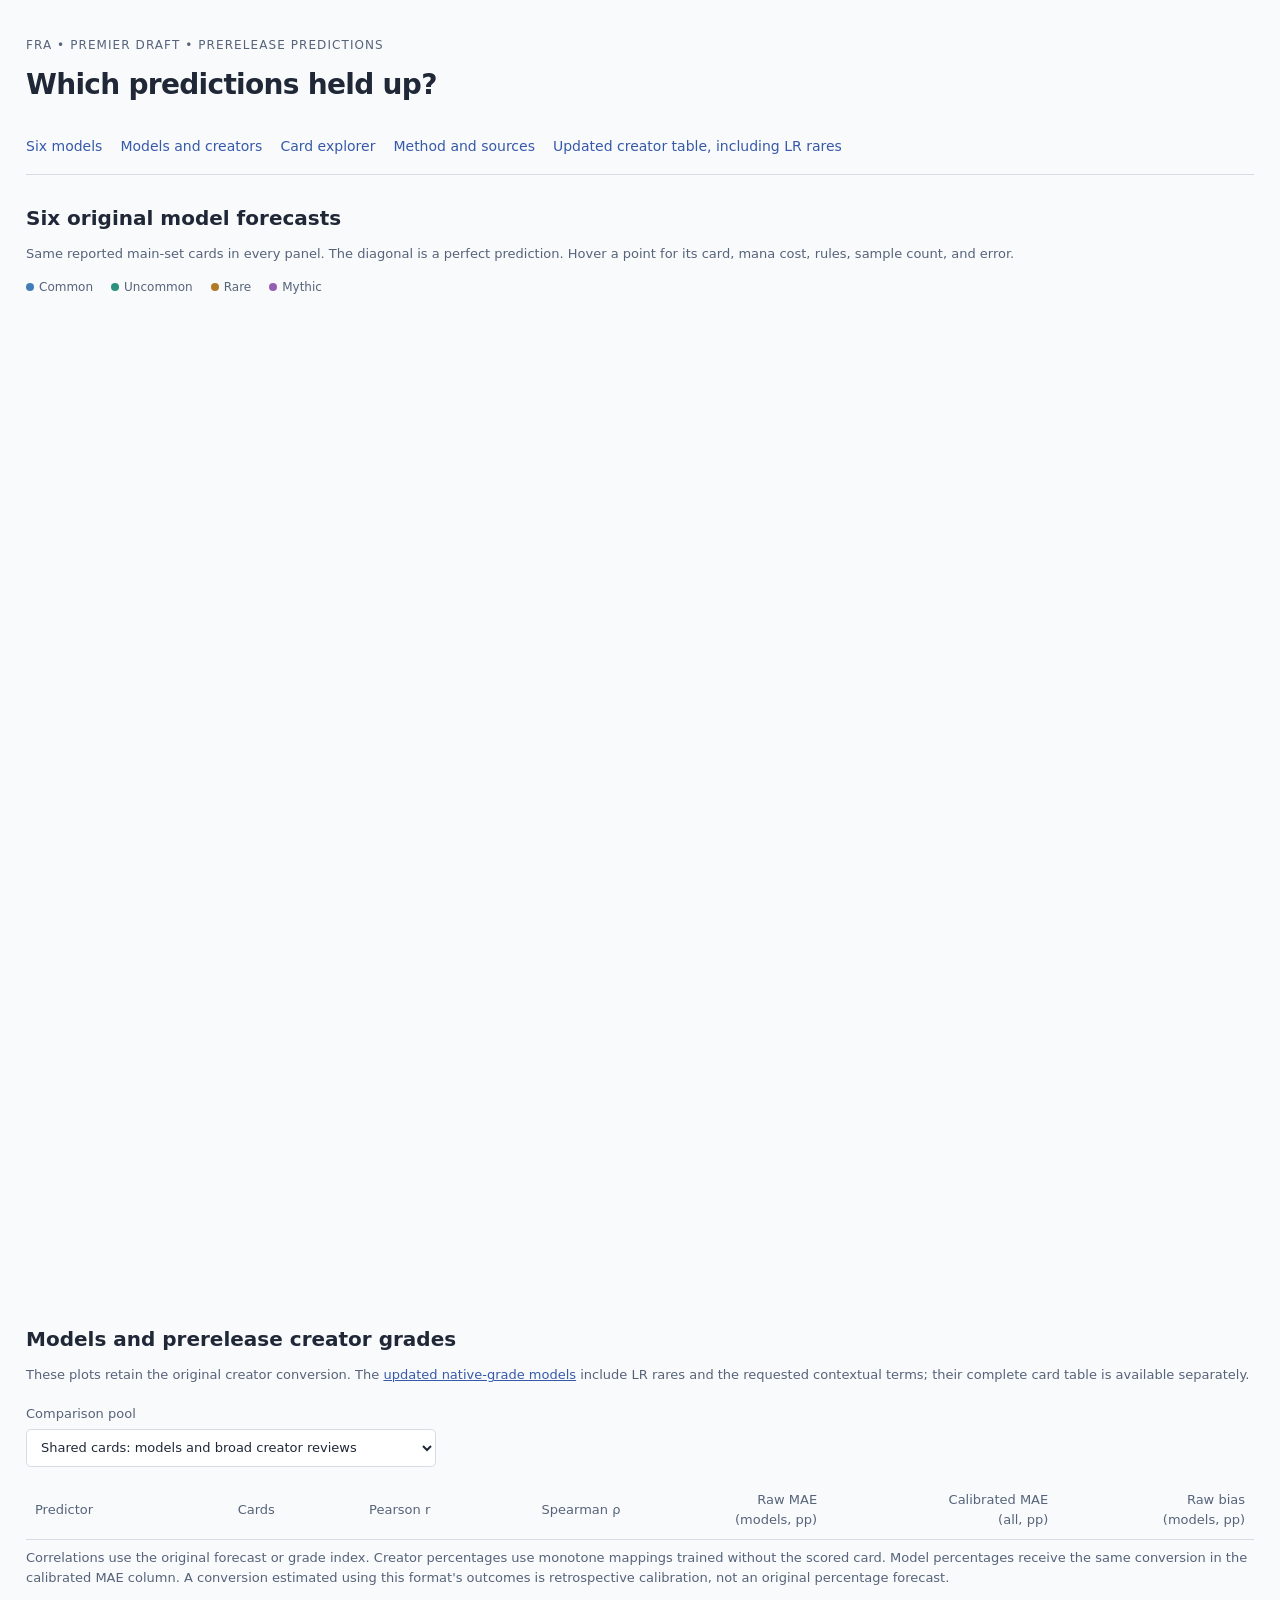
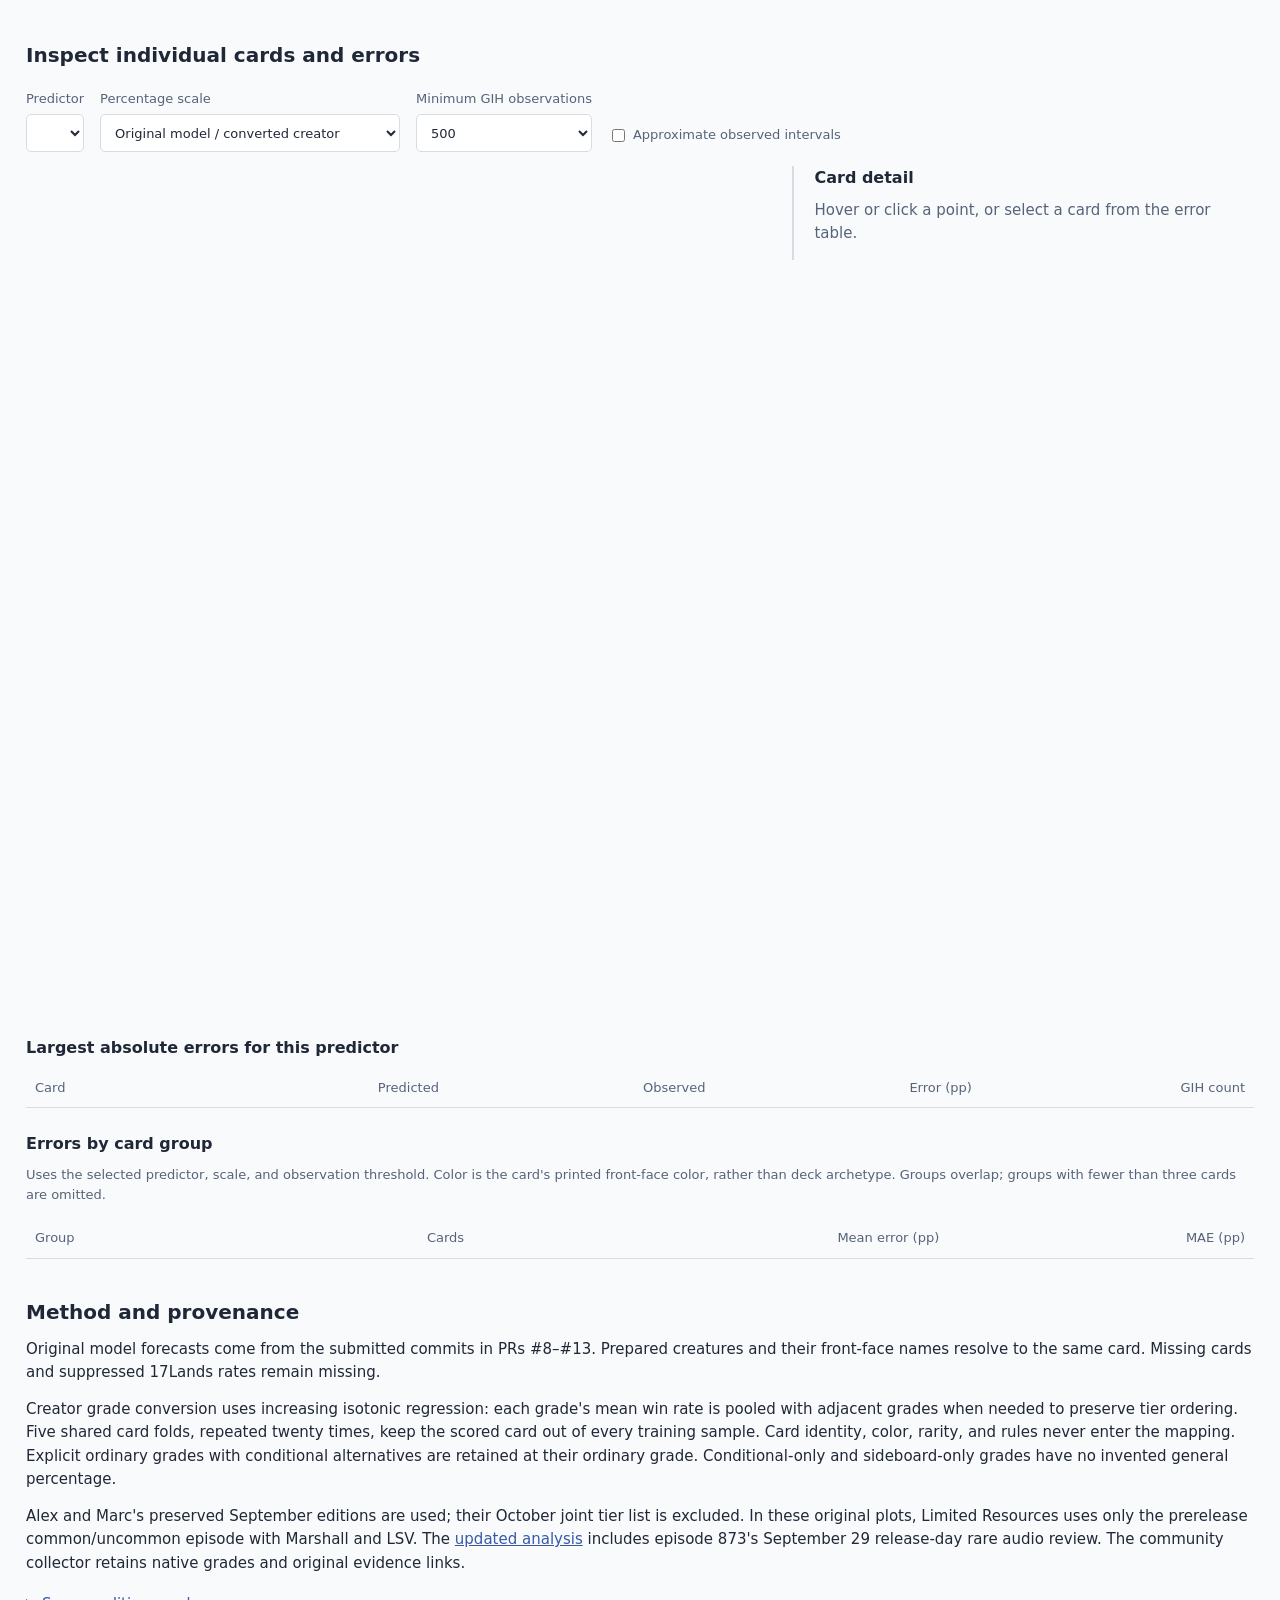
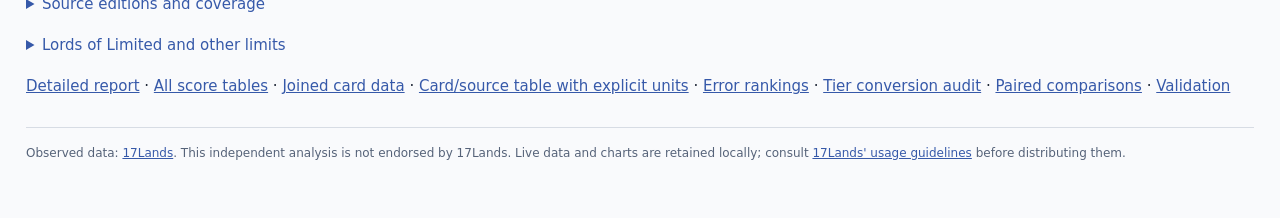
<file: evaluations/fra-week-one-2026-10-07/dashboard_template.html>
<!doctype html>
<html lang="en">
<head>
<meta charset="utf-8">
<meta name="viewport" content="width=device-width, initial-scale=1">
<title>Reality Fracture prediction evaluation</title>
<style>
  :root { color-scheme: light dark; --bg:#f9fafc; --ink:#202837; --muted:#566379; --line:#d7dce4; --surface:#fff; --accent:#3659a9; --common:#427dba; --uncommon:#2d927d; --rare:#b27927; --mythic:#9660b2; }
  @media(prefers-color-scheme:dark) { :root { --bg:#171c25; --ink:#e3e8f1; --muted:#a6b2c6; --line:#414958; --surface:#222936; --accent:#9cb9ff; --common:#80b9ed; --uncommon:#70c8ab; --rare:#e9b56c; --mythic:#c69bea; } }
  * { box-sizing:border-box; } body { margin:0; background:var(--bg); color:var(--ink); font:15px/1.55 system-ui,-apple-system,BlinkMacSystemFont,"Segoe UI",sans-serif; }
  main { max-width:1280px; margin:0 auto; padding:36px 26px 56px; } h1 { font-size:28px; font-weight:600; letter-spacing:-.025em; margin:0 0 8px; } h2 { font-size:20px; font-weight:600; margin:28px 0 10px; } h3 { font-size:16px; font-weight:600; margin:0 0 8px; }
  p { margin:8px 0 14px; } a { color:var(--accent); } .muted { color:var(--muted); } .eyebrow { color:var(--muted); font-size:12px; letter-spacing:.09em; text-transform:uppercase; margin-bottom:8px; }
  nav { display:flex; gap:18px; flex-wrap:wrap; padding:16px 0; border-bottom:1px solid var(--line); margin-bottom:22px; } nav a { font-size:14px; text-decoration:none; }
  .controls { display:flex; gap:16px; align-items:end; flex-wrap:wrap; margin:18px 0 12px; } label { display:flex; flex-direction:column; gap:5px; color:var(--muted); font-size:13px; }
  select,input { font:inherit; color:var(--ink); background:var(--surface); border:1px solid var(--line); border-radius:5px; padding:8px 10px; min-height:38px; } select { max-width:100%; } .check { flex-direction:row; align-items:center; padding-bottom:7px; } .check input { min-height:0; }
  .plot { width:100%; min-width:0; } #model-grid { height:990px; } #scatter { height:540px; } #calibration { height:330px; }
  .detail-grid { display:grid; grid-template-columns:minmax(0,1.6fr) minmax(260px,1fr); gap:28px; align-items:start; } .detail { border-left:2px solid var(--line); padding-left:20px; } .rule { white-space:pre-wrap; font-size:14px; margin:12px 0; }
  .detail table { font-size:12px; } table { border-collapse:collapse; width:100%; font-size:13px; font-variant-numeric:tabular-nums; } th,td { text-align:right; padding:9px 9px; border-bottom:1px solid var(--line); } th:first-child,td:first-child { text-align:left; } th { color:var(--muted); font-weight:500; } tr[data-card] { cursor:pointer; } tr[data-card]:hover { background:var(--surface); } .table-wrap { overflow-x:auto; } .group { font-weight:500; color:var(--muted); } .notice { font-size:13px; color:var(--muted); }
  .legend { display:flex; flex-wrap:wrap; gap:18px; font-size:12px; color:var(--muted); } .legend i { display:inline-block; width:8px; height:8px; border-radius:50%; margin-right:5px; } .section { padding-top:10px; }
  details { margin:18px 0; } summary { color:var(--accent); cursor:pointer; } footer { border-top:1px solid var(--line); margin-top:28px; padding-top:16px; color:var(--muted); font-size:12px; }
  @media(max-width:740px) { main { padding:24px 14px; } .detail-grid { grid-template-columns:1fr; } .detail { border-left:0; padding-left:0; border-top:1px solid var(--line); padding-top:18px; } #model-grid { height:1700px; } #scatter { height:450px; } h1 { font-size:24px; } select { width:100%; } .controls label { max-width:100%; } }
</style>
<script>__PLOTLY_LIBRARY__</script>
</head>
<body>
<main>
  <div class="eyebrow">FRA • Premier Draft • prerelease predictions</div>
  <h1>Which predictions held up?</h1>
  <p class="muted" id="snapshot-line"></p>
  <nav aria-label="Analysis sections"><a href="#models">Six models</a><a href="#leaderboard">Models and creators</a><a href="#explore">Card explorer</a><a href="#method">Method and sources</a><a href="native-creators/creator_table.html">Updated creator table, including LR rares</a></nav>
  <section id="models">
    <h2>Six original model forecasts</h2>
    <p class="notice">Same reported main-set cards in every panel. The diagonal is a perfect prediction. Hover a point for its card, mana cost, rules, sample count, and error.</p>
    <div class="legend" aria-label="Card rarity legend"><span><i style="background:var(--common)"></i>Common</span><span><i style="background:var(--uncommon)"></i>Uncommon</span><span><i style="background:var(--rare)"></i>Rare</span><span><i style="background:var(--mythic)"></i>Mythic</span></div>
    <div id="model-grid" class="plot" aria-label="Six model predicted versus observed GIH scatterplots"></div>
  </section>
  <section id="leaderboard" class="section">
    <h2>Models and prerelease creator grades</h2>
    <p class="notice">These plots retain the original creator conversion. The <a href="native-creators/creator_models.html">updated native-grade models</a> include LR rares and the requested contextual terms; their complete card table is available separately.</p>
    <div class="controls"><label>Comparison pool<select id="score-pool"><option value="main_shared_creators">Shared cards: models and broad creator reviews</option><option value="main_available">Each source's available main-set cards</option><option value="cu_shared_including_lr">Shared commons/uncommons, including LSV + Marshall</option><option value="main_n1000">Main set, at least 1,000 GIH observations</option><option value="main_n5000">Main set, at least 5,000 GIH observations</option></select></label></div>
    <p class="notice" id="pool-note"></p>
    <div class="table-wrap"><table id="score-table"><thead><tr><th>Predictor</th><th>Cards</th><th>Pearson r</th><th>Spearman ρ</th><th>Raw MAE<br>(models, pp)</th><th>Calibrated MAE<br>(all, pp)</th><th>Raw bias<br>(models, pp)</th></tr></thead><tbody></tbody></table></div>
    <p class="notice">Correlations use the original forecast or grade index. Creator percentages use monotone mappings trained without the scored card. Model percentages receive the same conversion in the calibrated MAE column. A conversion estimated using this format's outcomes is retrospective calibration, not an original percentage forecast.</p>
  </section>
  <section id="explore" class="section">
    <h2>Inspect individual cards and errors</h2>
    <div class="controls">
      <label>Predictor<select id="source-picker"></select></label>
      <label>Percentage scale<select id="scale-picker"><option value="submitted">Original model / converted creator</option><option value="calibrated">Common calibration for every predictor</option></select></label>
      <label>Minimum GIH observations<select id="minimum-picker"><option value="500">500</option><option value="1000">1,000</option><option value="5000">5,000</option></select></label>
      <label class="check"><input id="show-intervals" type="checkbox">Approximate observed intervals</label>
    </div>
    <p class="notice" id="source-note"></p>
    <div class="detail-grid">
      <div><div id="scatter" class="plot" aria-label="Selected predictor versus observed GIH scatterplot"></div><div id="calibration" class="plot" aria-label="Monotone grade or prediction conversion"></div></div>
      <aside class="detail" aria-live="polite" id="card-detail"><h3>Card detail</h3><p class="muted">Hover or click a point, or select a card from the error table.</p></aside>
    </div>
    <h3>Largest absolute errors for this predictor</h3>
    <div class="table-wrap"><table id="mistakes-table"><thead><tr><th>Card</th><th>Predicted</th><th>Observed</th><th>Error (pp)</th><th>GIH count</th></tr></thead><tbody></tbody></table></div>
    <h3 style="margin-top:24px">Errors by card group</h3><p class="notice">Uses the selected predictor, scale, and observation threshold. Color is the card's printed front-face color, rather than deck archetype. Groups overlap; groups with fewer than three cards are omitted.</p>
    <div class="table-wrap"><table id="groups-table"><thead><tr><th>Group</th><th>Cards</th><th>Mean error (pp)</th><th>MAE (pp)</th></tr></thead><tbody></tbody></table></div>
  </section>
  <section id="method" class="section">
    <h2>Method and provenance</h2>
    <p>Original model forecasts come from the submitted commits in PRs #8–#13. Prepared creatures and their front-face names resolve to the same card. Missing cards and suppressed 17Lands rates remain missing.</p>
    <p>Creator grade conversion uses increasing isotonic regression: each grade's mean win rate is pooled with adjacent grades when needed to preserve tier ordering. Five shared card folds, repeated twenty times, keep the scored card out of every training sample. Card identity, color, rarity, and rules never enter the mapping. Explicit ordinary grades with conditional alternatives are retained at their ordinary grade. Conditional-only and sideboard-only grades have no invented general percentage.</p>
    <p>Alex and Marc's preserved September editions are used; their October joint tier list is excluded. In these original plots, Limited Resources uses only the prerelease common/uncommon episode with Marshall and LSV. The <a href="native-creators/creator_table.html">updated analysis</a> includes episode 873's September 29 release-day rare audio review. The community collector retains native grades and original evidence links.</p>
    <details><summary>Source editions and coverage</summary><div id="source-list"></div></details>
    <details><summary>Lords of Limited and other limits</summary><p>Episode 497, published September 21, supplies selected card picks and format hypotheses rather than a complete card grade table. Its accessible opening explicitly praises Craftwork Crusher, which is now first by reported GIH among the 107 main-set uncommons (62.47%, 18,994 observations). A full card correlation is therefore not assigned. Episode 498 incorporates early-access games and is excluded. Jim Davis' ungraded commentary is also excluded from numerical scoring.</p><p>Observed GIH rates reflect deck selection, archetypes, and player usage as well as card strength. Intervals are approximate binomial intervals, and repeated cards/players/decks are not independent. This early snapshot may change. The Astra model forecasted a first-month window and several other models forecasted eventual all-time rates; this is an early checkpoint.</p></details>
    <p><a href="report.html">Detailed report</a> · <a href="scores.csv">All score tables</a> · <a href="cards_and_predictions.csv">Joined card data</a> · <a href="predictions_long.csv">Card/source table with explicit units</a> · <a href="mistakes.csv">Error rankings</a> · <a href="calibration.csv">Tier conversion audit</a> · <a href="paired_comparisons.csv">Paired comparisons</a> · <a href="validation.json">Validation</a></p>
  </section>
  <footer>Observed data: <a href="https://www.17lands.com/card_data?expansion=FRA&amp;format=PremierDraft&amp;time_period=ALL_TIME">17Lands</a>. This independent analysis is not endorsed by 17Lands. Live data and charts are retained locally; consult <a href="https://www.17lands.com/usage_guidelines">17Lands' usage guidelines</a> before distributing them.</footer>
</main>
<script>
const DATA = __EVALUATION_DATA__;
const sources = DATA.sources, cards = DATA.cards;
const models = Object.keys(sources).filter(k=>sources[k].kind==='model');
const byName = new Map(cards.map(c=>[c.name,c]));
const scorePool=document.getElementById('score-pool'), sourcePicker=document.getElementById('source-picker'), scalePicker=document.getElementById('scale-picker'), minPicker=document.getElementById('minimum-picker'), intervals=document.getElementById('show-intervals');
const fmt=(v,d=2)=>v==null?'—':Number(v).toFixed(d), escapeText=v=>String(v).replace(/[&<>"']/g,c=>({'&':'&amp;','<':'&lt;','>':'&gt;','"':'&quot;',"'":'&#39;'}[c]));
const css=k=>getComputedStyle(document.documentElement).getPropertyValue(k).trim();
const palette=()=>({common:css('--common'),uncommon:css('--uncommon'),rare:css('--rare'),mythic:css('--mythic')});
const mainObserved=cards.filter(c=>c.set==='fra' && c.actual!=null && c.n>=500);
const allValues=mainObserved.flatMap(c=>[c.actual,...models.map(k=>c.values[k]?.raw).filter(v=>v!=null)]);
const domain=[Math.floor(Math.min(...allValues))-1,Math.ceil(Math.max(...allValues))+1];
const statsText=c=>c.power!=null?' · '+c.power+'/'+c.toughness:c.loyalty!=null?' · Loyalty '+c.loyalty:'';
const wrap=(s,n=62)=>String(s).split('\n').flatMap(line=>{let words=line.split(' '),lines=[],cur='';for(let w of words){if((cur+' '+w).length>n&&cur){lines.push(cur);cur=w}else cur+=(cur?' ':'')+w}if(cur)lines.push(cur);return lines}).join('<br>');
const value=(card,key,cal)=>sources[key].kind.startsWith('model')&&!cal?card.values[key]?.raw:card.values[key]?.cal;
const options={responsive:true,displaylogo:false,modeBarButtonsToRemove:['lasso2d','select2d','toImage']};
function baseLayout(){return {paper_bgcolor:'rgba(0,0,0,0)',plot_bgcolor:'rgba(0,0,0,0)',font:{family:'system-ui, sans-serif',color:css('--ink'),size:12},hoverlabel:{bgcolor:css('--surface'),font:{color:css('--ink'),size:12}},margin:{l:60,r:22,t:30,b:56},showlegend:false,xaxis:{title:'Predicted GIH win rate (%)',range:domain,gridcolor:css('--line'),zeroline:false},yaxis:{title:'Observed GIH win rate (%)',range:domain,gridcolor:css('--line'),zeroline:false},shapes:[{type:'line',x0:domain[0],x1:domain[1],y0:domain[0],y1:domain[1],line:{color:css('--muted'),width:1,dash:'dot'}}]};}
function traces(key,selected,cal=false,errorBars=false){let traces=[];for(let rarity of ['common','uncommon','rare','mythic']){const group=selected.filter(c=>c.rarity===rarity&&value(c,key,cal)!=null);if(!group.length)continue;traces.push({type:'scatter',mode:'markers',name:rarity,x:group.map(c=>value(c,key,cal)),y:group.map(c=>c.actual),marker:{size:7,color:palette()[rarity],opacity:.72},customdata:group.map(c=>[c.name,fmt(value(c,key,cal)),fmt(c.actual),c.n.toLocaleString(),fmt(value(c,key,cal)-c.actual),escapeText(c.values[key].native),escapeText(c.cost),escapeText(c.type+statsText(c)),wrap(escapeText(c.oracle)),c.name]),hovertemplate:'<b>%{customdata[0]}</b><br>%{customdata[6]} · %{customdata[7]}<br>Predicted %{customdata[1]}% · Observed %{customdata[2]}%<br>Error %{customdata[4]} pp · GIH %{customdata[3]}<br>Original: %{customdata[5]}<br><br>%{customdata[8]}<extra></extra>',error_y:errorBars?{type:'data',symmetric:false,array:group.map(c=>c.interval[1]-c.actual),arrayminus:group.map(c=>c.actual-c.interval[0]),color:palette()[rarity],thickness:.7,width:1}:undefined});}return traces;}
function modelGrid(){const mobile=window.innerWidth<740,cols=mobile?1:2,rows=Math.ceil(models.length/cols);let layout=baseLayout();layout.shapes=[];layout.annotations=[];layout.margin={l:56,r:22,t:38,b:54};let data=[];models.forEach((key,i)=>{let col=i%cols,row=Math.floor(i/cols),xd=[col/cols+.045,col/cols+1/cols-.025],yd=[1-(row+1)/rows+.055,1-row/rows-.052];let index=i+1,xref=index===1?'x':'x'+index,yref=index===1?'y':'y'+index,axisX=index===1?'xaxis':'xaxis'+index,axisY=index===1?'yaxis':'yaxis'+index;layout[axisX]={...baseLayout().xaxis,domain:xd,anchor:yref,title:row===rows-1?'Predicted GIH (%)':'',nticks:mobile?5:4};layout[axisY]={...baseLayout().yaxis,domain:yd,anchor:xref,title:col===0?'Observed GIH (%)':'',nticks:5};data.push(...traces(key,mainObserved).map(t=>({...t,xaxis:xref,yaxis:yref})));layout.shapes.push({type:'line',xref,yref,x0:domain[0],x1:domain[1],y0:domain[0],y1:domain[1],line:{color:css('--muted'),width:1,dash:'dot'}});let score=DATA.scores.find(s=>s.pool==='main_available'&&s.source===key);layout.annotations.push({xref:'paper',yref:'paper',x:(xd[0]+xd[1])/2,y:yd[1]+.034,text:escapeText(sources[key].name)+' · ρ '+fmt(score.spearman_rho,3)+' · MAE '+fmt(score.mae_pp),showarrow:false,font:{size:12,color:css('--ink')}});});Plotly.react('model-grid',data,layout,options);}
function renderScores(){let pool=scorePool.value,rows=DATA.scores.filter(r=>r.pool===pool).sort((a,b)=>b.spearman_rho-a.spearman_rho);document.getElementById('pool-note').textContent=!['main_shared_creators','cu_shared_including_lr'].includes(pool)?'Each row uses its available grades within this pool; different coverage limits direct comparisons.':'Every row uses the same '+DATA.pool_sizes[pool]+' cards. Ordered by Spearman rank correlation.';document.querySelector('#score-table tbody').innerHTML=rows.map(r=>'<tr><td>'+escapeText(r.name)+(r.kind.includes('ensemble')?' <span class="muted">(derived)</span>':'')+'</td><td>'+r.cards+'</td><td>'+fmt(r.pearson_r,3)+'</td><td>'+fmt(r.spearman_rho,3)+'</td><td>'+fmt(r.mae_pp)+'</td><td>'+fmt(r.calibrated_mae_pp)+'</td><td>'+fmt(r.bias_pp)+'</td></tr>').join('');}
function detail(card){if(!card)return;let el=document.getElementById('card-detail');el.innerHTML='<h3>'+escapeText(card.name)+'</h3><p class="muted">'+escapeText(card.cost)+' · '+escapeText(card.rarity)+' · '+escapeText(card.color)+'</p><p>'+escapeText(card.type+statsText(card))+'</p><div class="rule">'+escapeText(card.oracle)+'</div><p>Observed <strong>'+fmt(card.actual)+'%</strong> · '+card.n.toLocaleString()+' GIH observations</p><p class="notice">Approximate interval '+fmt(card.interval?.[0])+'–'+fmt(card.interval?.[1])+'%</p><p><a href="'+escapeText(card.url)+'" target="_blank" rel="noreferrer">Card on Scryfall</a></p><div class="table-wrap"><table><thead><tr><th>Predictor</th><th>Original</th><th>Mapped %</th></tr></thead><tbody>'+Object.entries(card.values).map(([k,v])=>'<tr><td>'+escapeText(sources[k].name)+'</td><td>'+escapeText(v.native)+'</td><td>'+fmt(v.cal)+'</td></tr>').join('')+'</tbody></table></div>';}
function groupRows(selected,key,cal){
  const tests=new Map();
  for(const c of selected)tests.set('color:'+c.color,d=>d.color===c.color);
  for(const rarity of ['common','uncommon','rare','mythic'])tests.set('rarity:'+rarity,d=>d.rarity===rarity);
  tests.set('mana:0-2',d=>d.cmc<=2&&!d.type.includes('Land'));
  tests.set('mana:3-4',d=>d.cmc>=3&&d.cmc<=4);tests.set('mana:5+',d=>d.cmc>=5);
  tests.set('prepared',d=>d.layout==='prepare');tests.set('empower Jace',d=>/empower/i.test(d.oracle));
  tests.set('Way enchantment',d=>d.name.startsWith('Way of the'));tests.set('Heartwood text',d=>/Heartwood/i.test(d.oracle));
  tests.set('threshold text',d=>/threshold/i.test(d.oracle));tests.set('planeswalker',d=>d.type.includes('Planeswalker'));
  let rows=[];
  for(const [name,test] of tests){let part=selected.filter(test);if(part.length<3)continue;let errors=part.map(c=>value(c,key,cal)-c.actual);rows.push({group:name,cards:part.length,bias_pp:errors.reduce((a,b)=>a+b,0)/part.length,mae_pp:errors.reduce((a,b)=>a+Math.abs(b),0)/part.length});}
  return rows.sort((a,b)=>b.mae_pp-a.mae_pp);
}
function renderExplore(){let key=sourcePicker.value,cal=scalePicker.value==='calibrated',min=Number(minPicker.value),selected=mainObserved.filter(c=>c.n>=min&&value(c,key,cal)!=null),source=sources[key],human=!source.kind.startsWith('model');let layout=baseLayout();layout.title={text:escapeText(source.name),font:{size:15}};Plotly.react('scatter',traces(key,selected,cal,intervals.checked),layout,options);let note=selected.length+' cards. '+(human?'Creator grades mapped to held-out percentages.':cal?'Original percentages corrected with held-out monotone calibration.':'Original submitted percentages.');document.getElementById('source-note').textContent=note+(source.publication_or_recorded_date?' Edition date: '+source.publication_or_recorded_date+'.':'');let worst=[...selected].sort((a,b)=>Math.abs(value(b,key,cal)-b.actual)-Math.abs(value(a,key,cal)-a.actual)).slice(0,12);document.querySelector('#mistakes-table tbody').innerHTML=worst.map(c=>'<tr data-card="'+escapeText(c.name)+'"><td>'+escapeText(c.name)+'</td><td>'+fmt(value(c,key,cal))+'%</td><td>'+fmt(c.actual)+'%</td><td>'+fmt(value(c,key,cal)-c.actual)+'</td><td>'+c.n.toLocaleString()+'</td></tr>').join('');let groups=groupRows(selected,key,cal);document.querySelector('#groups-table tbody').innerHTML=groups.map(g=>'<tr><td>'+escapeText(g.group.replace(/_/g,' ').replace('mana:','Mana ').replace('rarity:',''))+'</td><td>'+g.cards+'</td><td>'+fmt(g.bias_pp)+'</td><td>'+fmt(g.mae_pp)+'</td></tr>').join('');let mapCards=mainObserved.filter(c=>c.values[key]?.cal!=null);let pairs=mapCards.map(c=>({x:c.values[key].raw,y:c.values[key].cal,name:c.name})).sort((a,b)=>a.x-b.x);let cl=baseLayout();cl.shapes=[];cl.xaxis={...cl.xaxis,title:human?'Original grade index (0–100)':'Original predicted GIH (%)',range:undefined};cl.yaxis={...cl.yaxis,title:'Held-out converted GIH (%)',range:undefined};cl.title={text:'Conversion, excluding each scored card',font:{size:13}};Plotly.react('calibration',[{type:'scatter',mode:'markers',x:pairs.map(p=>p.x),y:pairs.map(p=>p.y),text:pairs.map(p=>p.name),marker:{size:4,color:css('--accent'),opacity:.4},hovertemplate:'%{text}<br>Original %{x:.2f}<br>Held-out conversion %{y:.2f}%<extra></extra>'}],cl,options);}
function sourcesList(){let el=document.getElementById('source-list');el.innerHTML='<ul>'+Object.entries(sources).filter(([k,s])=>!s.kind.includes('ensemble')).map(([k,s])=>'<li><a href="'+escapeText(s.url)+'" target="_blank" rel="noreferrer">'+escapeText(s.name)+'</a>'+ (s.publication_or_recorded_date?' · '+s.publication_or_recorded_date:' · frozen submitted commit')+(s.caveat?' · '+escapeText(s.caveat):'')+'</li>').join('')+'</ul>'+'<p><a href="https://chunk.science/mtga-reality-fracture.html">Community collector and original-source links</a> · <a href="https://audioboom.com/posts/8955341-our-prerelease-guide-for-reality-fracture">Lords of Limited 497</a></p>';}
for(let kind of ['model','creator','model_ensemble','creator_ensemble']){let group=document.createElement('optgroup');group.label=kind==='model'?'Models':kind==='creator'?'Prerelease creators':'Derived aggregate';for(let [key,source] of Object.entries(sources)){if(source.kind!==kind)continue;let opt=document.createElement('option');opt.value=key;opt.textContent=source.name;group.append(opt);}if(group.children.length)sourcePicker.append(group);}sourcePicker.value='claude-opus-5.5';
document.getElementById('snapshot-line').textContent=DATA.pool_sizes.main_available+' main-set cards with reported GIH rates · 17Lands ALL_TIME snapshot, 7 October 2026 · Six unchanged model submissions and ten prerelease creator editions';
scorePool.addEventListener('change',renderScores);[sourcePicker,scalePicker,minPicker,intervals].forEach(e=>e.addEventListener('change',renderExplore));document.querySelector('#mistakes-table tbody').addEventListener('click',e=>{let tr=e.target.closest('[data-card]');if(tr)detail(byName.get(tr.dataset.card));});
modelGrid();renderScores();renderExplore();sourcesList();
document.getElementById('scatter').on('plotly_hover',e=>detail(byName.get(e.points[0].customdata[9])));document.getElementById('scatter').on('plotly_click',e=>detail(byName.get(e.points[0].customdata[9])));
let resizeTimer;window.addEventListener('resize',()=>{clearTimeout(resizeTimer);resizeTimer=setTimeout(()=>{modelGrid();renderExplore();},150);});matchMedia('(prefers-color-scheme: dark)').addEventListener('change',()=>{modelGrid();renderExplore();});
</script>
</body>
</html>
</file>
